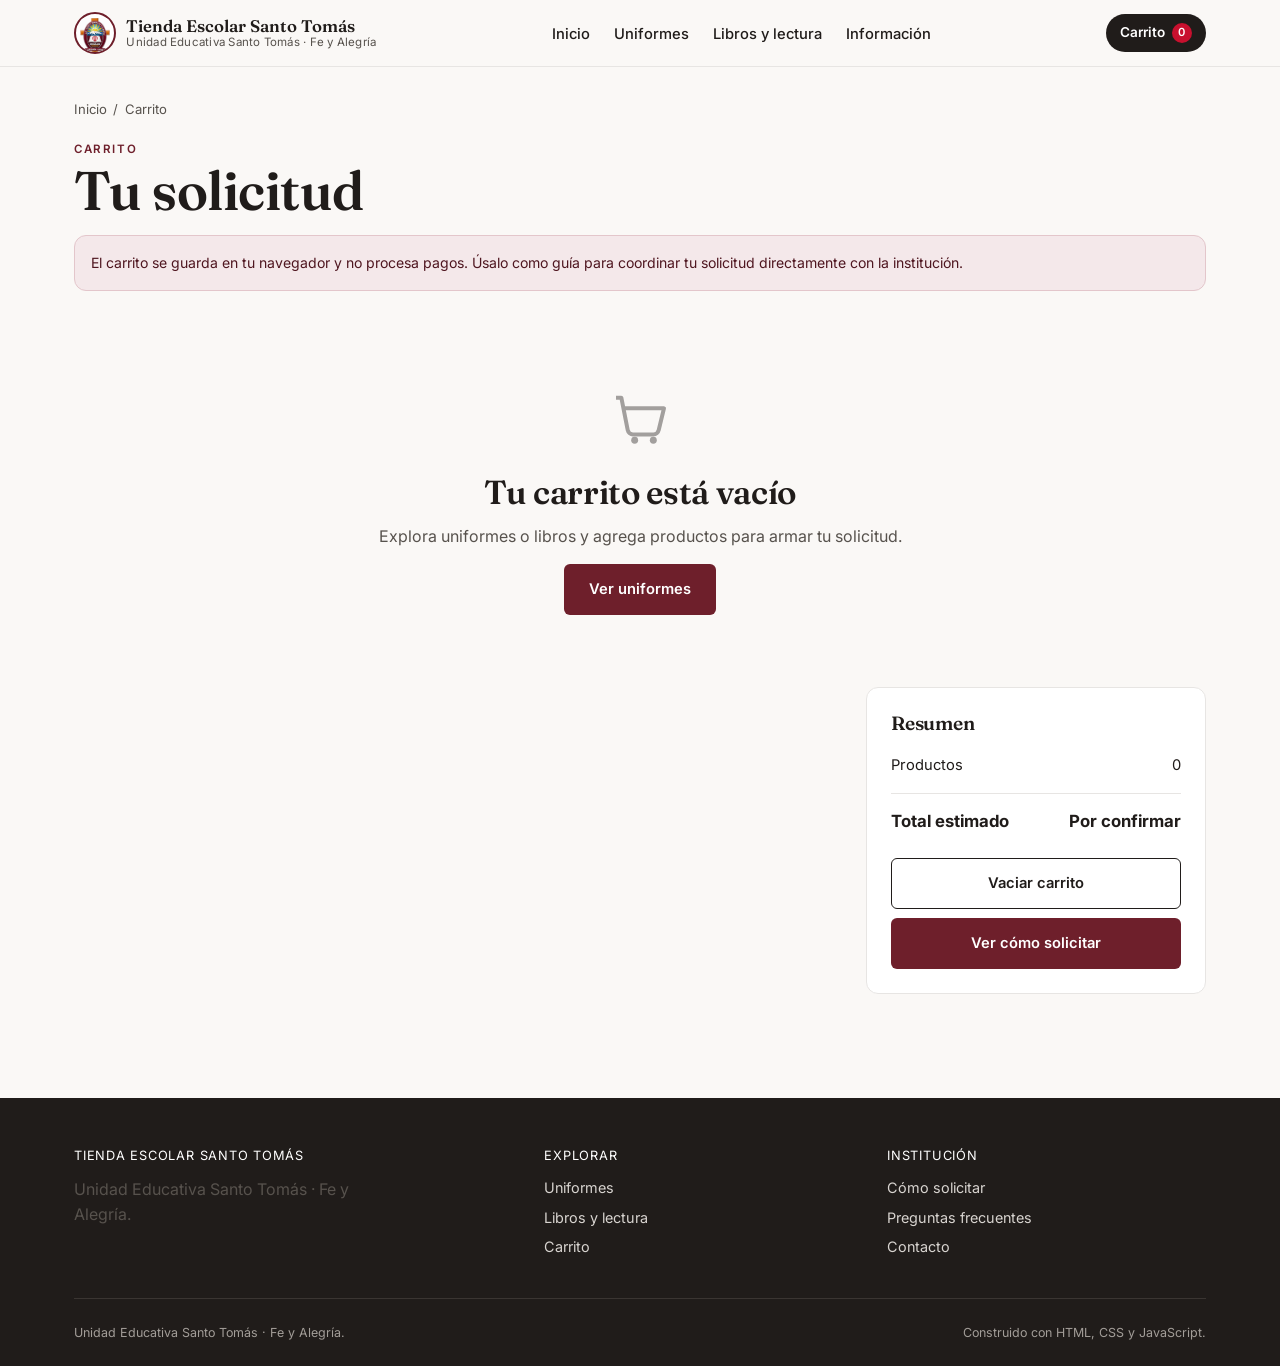
<file: carrito.html>
<!DOCTYPE html>
<html lang="es">

<head>
  <meta charset="UTF-8">
  <meta name="viewport" content="width=device-width, initial-scale=1.0">
  <title>Carrito · Tienda Escolar Santo Tomás</title>
  <meta name="description" content="Tu carrito en la Tienda Escolar Santo Tomás.">
  <link rel="stylesheet" href="css/base.css">
  <link rel="stylesheet" href="css/components.css">
  <link rel="stylesheet" href="css/pages.css">
</head>

<body>
  <a class="salto-enlace" href="#contenido-principal">Saltar al contenido principal</a>

  <header class="encabezado">
    <div class="contenedor nav-principal">
      <a class="marca" href="index.html">
        <span class="marca__sello"><img src="assets/logo/logo-santo-tomas.png"
            alt="Escudo Unidad Educativa Santo Tomás"></span>
        <span class="marca__texto">
          <span class="marca__nombre">Tienda Escolar Santo Tomás</span>
          <span class="marca__institucion">Unidad Educativa Santo Tomás · Fe y Alegría</span>
        </span>
      </a>
      <nav aria-label="Navegación principal">
        <ul class="lista-nav">
          <li><a href="index.html">Inicio</a></li>
          <li><a href="uniformes.html">Uniformes</a></li>
          <li><a href="libros-y-lectura.html">Libros y lectura</a></li>
          <li><a href="informacion.html">Información</a></li>
        </ul>
      </nav>
      <div class="acciones-nav">
        <a class="boton-carrito" href="carrito.html" aria-current="page" aria-label="Carrito de compras, 0 productos">
          Carrito <span class="boton-carrito__contador">0</span>
        </a>
        <button class="boton-menu-movil" aria-label="Abrir menú" aria-expanded="false">
          <span class="boton-menu-movil__icono" aria-hidden="true">☰</span>
        </button>
      </div>
    </div>
  </header>
  <div class="superposicion-menu"></div>

  <main id="contenido-principal">
    <section class="seccion seccion--ajustada">
      <div class="contenedor">
        <p class="migas"><a href="index.html">Inicio</a> / <span>Carrito</span></p>
        <span class="eyebrow">Carrito</span>
        <h1>Tu solicitud</h1>

        <div class="aviso" style="margin-bottom:1.5rem">
          El carrito se guarda en tu navegador y no procesa pagos. Úsalo como guía para coordinar tu
          solicitud directamente con la institución.
        </div>

        <div id="carrito-vacio" class="carrito-vacio" hidden>
          <svg viewBox="0 0 24 24" fill="none" xmlns="http://www.w3.org/2000/svg" aria-hidden="true">
            <path d="M3 4h2l2.4 12.2a2 2 0 0 0 2 1.6h7.6a2 2 0 0 0 2-1.6L21 8H6" stroke="currentColor"
              stroke-width="1.5" stroke-linejoin="round" />
            <circle cx="10" cy="20" r="1.3" fill="currentColor" />
            <circle cx="17" cy="20" r="1.3" fill="currentColor" />
          </svg>
          <h2>Tu carrito está vacío</h2>
          <p>Explora uniformes o libros y agrega productos para armar tu solicitud.</p>
          <a class="boton boton--primario" href="uniformes.html">Ver uniformes</a>
        </div>

        <div id="carrito-con-productos" class="disposicion-carrito" hidden>
          <div>
            <div id="lineas-carrito"></div>
          </div>
          <aside class="resumen-carrito" aria-label="Resumen del carrito">
            <h3 style="margin-top:0">Resumen</h3>
            <div class="resumen-carrito__linea">
              <span>Productos</span>
              <span id="resumen-conteo">0</span>
            </div>
            <div class="resumen-carrito__linea resumen-carrito__linea--total">
              <span>Total estimado</span>
              <span id="resumen-total">Por confirmar</span>
            </div>
            <p id="resumen-aviso-pendiente" class="solo-lectura-pantalla" hidden>
              Uno o más productos tienen precio por confirmar.
            </p>
            <button class="boton boton--secundario boton--bloque" id="vaciar-carrito" style="margin-top:1rem">Vaciar
              carrito</button>
            <a class="boton boton--primario boton--bloque" href="informacion.html" style="margin-top:.6rem">Ver cómo
              solicitar</a>
          </aside>
        </div>
      </div>
    </section>
  </main>

  <footer class="pie-pagina">
    <div class="contenedor">
      <div class="pie-pagina__rejilla pie-pagina__rejilla--tres">
        <div>
          <p class="pie-pagina__titulo">Tienda Escolar Santo Tomás</p>
          <p style="max-width:32ch">Unidad Educativa Santo Tomás · Fe y Alegría.</p>
        </div>
        <div>
          <p class="pie-pagina__titulo">Explorar</p>
          <ul class="pie-pagina__lista">
            <li><a href="uniformes.html">Uniformes</a></li>
            <li><a href="libros-y-lectura.html">Libros y lectura</a></li>
            <li><a href="carrito.html">Carrito</a></li>
          </ul>
        </div>
        <div>
          <p class="pie-pagina__titulo">Institución</p>
          <ul class="pie-pagina__lista">
            <li><a href="informacion.html">Cómo solicitar</a></li>
            <li><a href="informacion.html#preguntas-frecuentes">Preguntas frecuentes</a></li>
            <li><a href="informacion.html#contacto">Contacto</a></li>
          </ul>
        </div>
      </div>
      <div class="pie-pagina__base">
        <span>Unidad Educativa Santo Tomás · Fe y Alegría.</span>
        <span>Construido con HTML, CSS y JavaScript.</span>
      </div>
    </div>
  </footer>

  <script src="js/ui.js"></script>
  <script src="js/app.js"></script>
  <script src="js/cart.js"></script>
</body>

</html>
</file>
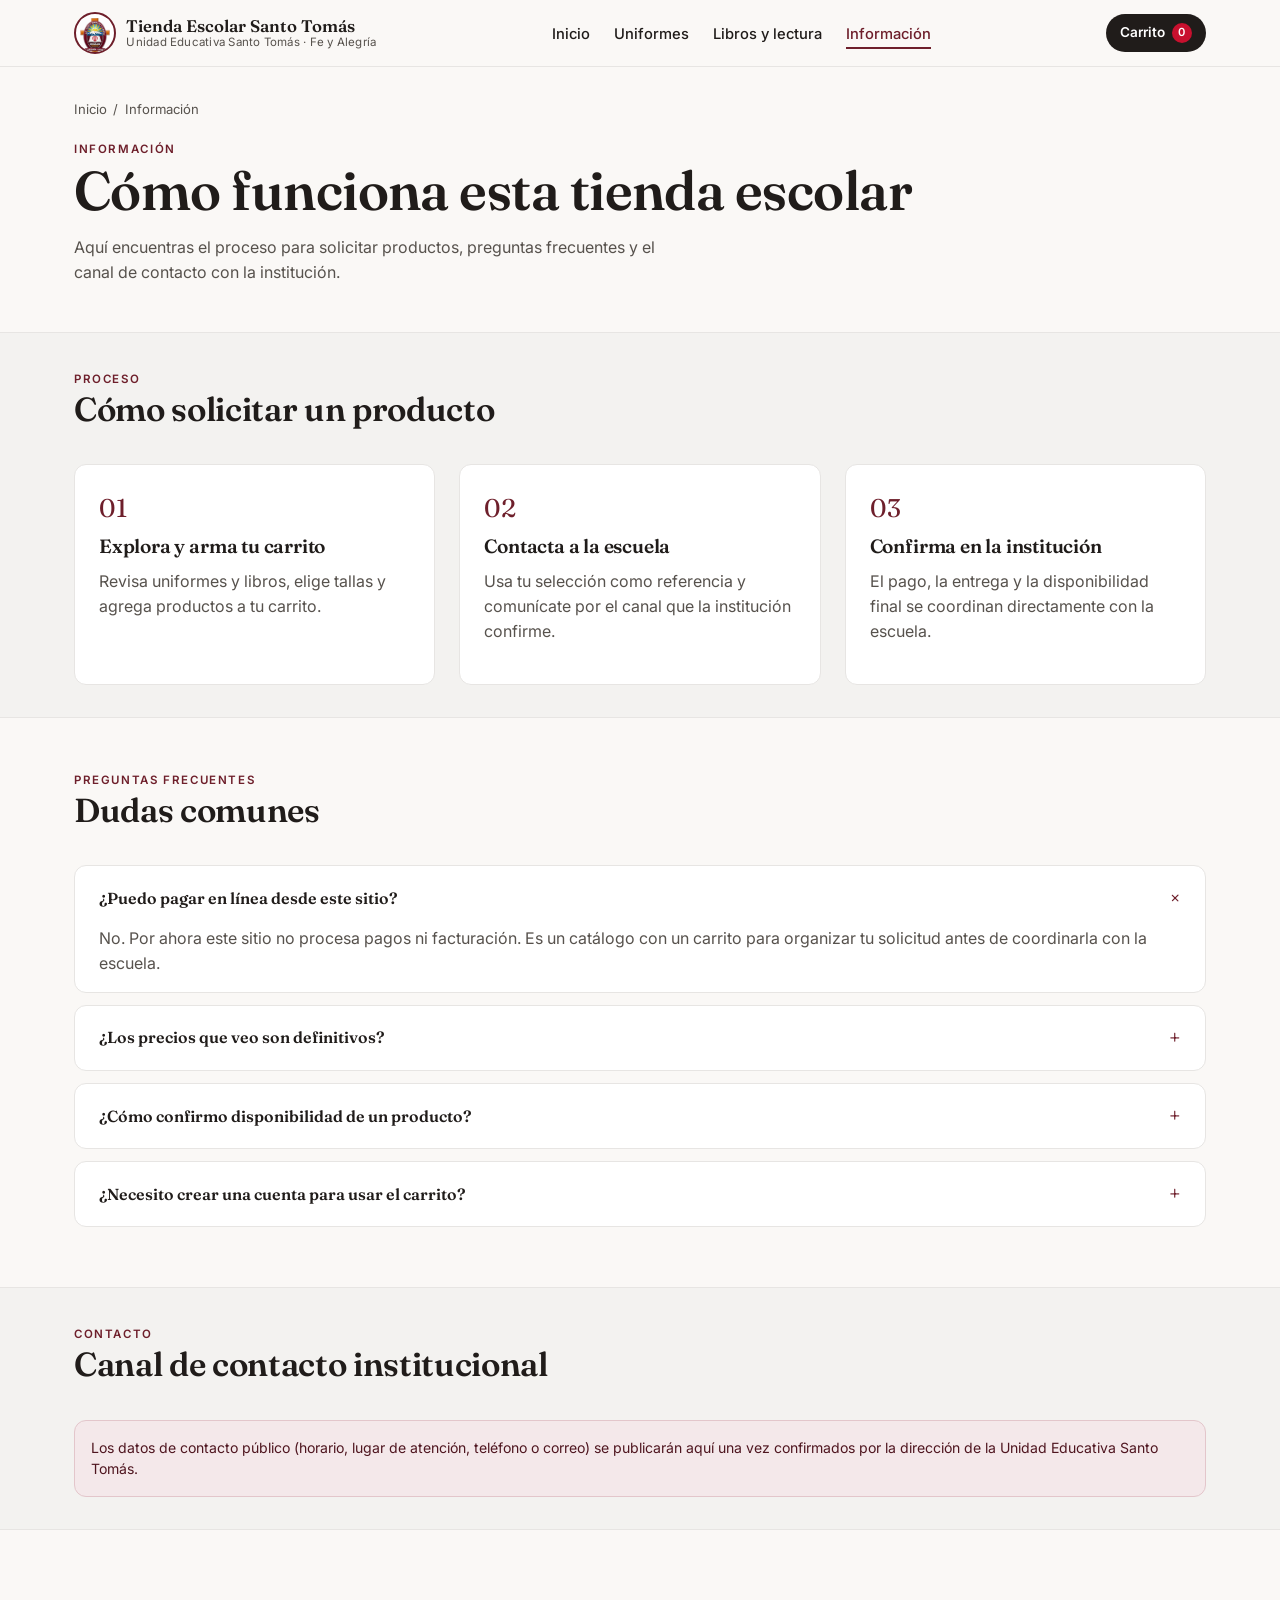
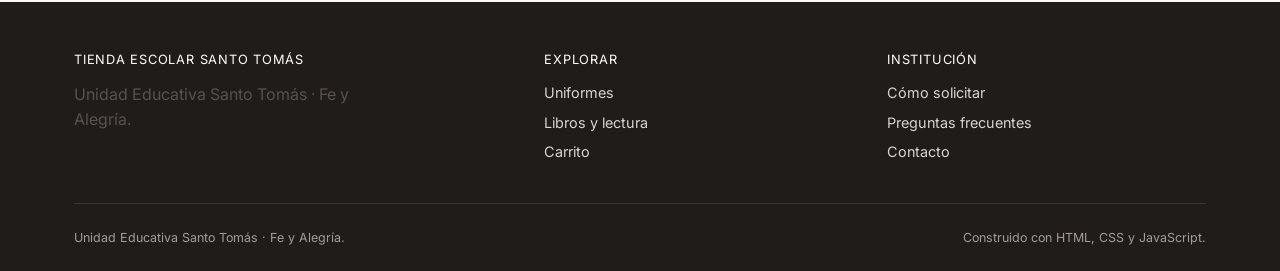
<file: informacion.html>
<!DOCTYPE html>
<html lang="es">

<head>
  <meta charset="UTF-8">
  <meta name="viewport" content="width=device-width, initial-scale=1.0">
  <title>Información · Tienda Escolar Santo Tomás</title>
  <meta name="description"
    content="Cómo solicitar productos, preguntas frecuentes y contacto de la Tienda Escolar Santo Tomás.">
  <link rel="stylesheet" href="css/base.css">
  <link rel="stylesheet" href="css/components.css">
  <link rel="stylesheet" href="css/pages.css">
</head>

<body>
  <a class="salto-enlace" href="#contenido-principal">Saltar al contenido principal</a>

  <header class="encabezado">
    <div class="contenedor nav-principal">
      <a class="marca" href="index.html">
        <span class="marca__sello"><img src="assets/logo/logo-santo-tomas.png"
            alt="Escudo Unidad Educativa Santo Tomás"></span>
        <span class="marca__texto">
          <span class="marca__nombre">Tienda Escolar Santo Tomás</span>
          <span class="marca__institucion">Unidad Educativa Santo Tomás · Fe y Alegría</span>
        </span>
      </a>
      <nav aria-label="Navegación principal">
        <ul class="lista-nav">
          <li><a href="index.html">Inicio</a></li>
          <li><a href="uniformes.html">Uniformes</a></li>
          <li><a href="libros-y-lectura.html">Libros y lectura</a></li>
          <li><a href="informacion.html">Información</a></li>
        </ul>
      </nav>
      <div class="acciones-nav">
        <a class="boton-carrito" href="carrito.html" aria-label="Carrito de compras, 0 productos">
          Carrito <span class="boton-carrito__contador">0</span>
        </a>
        <button class="boton-menu-movil" aria-label="Abrir menú" aria-expanded="false">
          <span class="boton-menu-movil__icono" aria-hidden="true">☰</span>
        </button>
      </div>
    </div>
  </header>
  <div class="superposicion-menu"></div>

  <main id="contenido-principal">
    <section class="seccion seccion--ajustada">
      <div class="contenedor">
        <p class="migas"><a href="index.html">Inicio</a> / <span>Información</span></p>
        <span class="eyebrow">Información</span>
        <h1>Cómo funciona esta tienda escolar</h1>
        <p style="max-width:62ch">
          Aquí encuentras el proceso para solicitar productos, preguntas frecuentes y el canal de contacto
          con la institución.
        </p>
      </div>
    </section>

    <section class="seccion seccion--ajustada franja-plomo">
      <div class="contenedor">
        <div class="encabezado-seccion">
          <div>
            <span class="eyebrow">Proceso</span>
            <h2>Cómo solicitar un producto</h2>
          </div>
        </div>
        <div class="rejilla-tres">
          <div class="tarjeta">
            <div class="paso-proceso__numero">01</div>
            <h3>Explora y arma tu carrito</h3>
            <p>Revisa uniformes y libros, elige tallas y agrega productos a tu carrito.</p>
          </div>
          <div class="tarjeta">
            <div class="paso-proceso__numero">02</div>
            <h3>Contacta a la escuela</h3>
            <p>Usa tu selección como referencia y comunícate por el canal que la institución confirme.</p>
          </div>
          <div class="tarjeta">
            <div class="paso-proceso__numero">03</div>
            <h3>Confirma en la institución</h3>
            <p>El pago, la entrega y la disponibilidad final se coordinan directamente con la escuela.</p>
          </div>
        </div>
      </div>
    </section>

    <section class="seccion" id="preguntas-frecuentes">
      <div class="contenedor">
        <div class="encabezado-seccion">
          <div>
            <span class="eyebrow">Preguntas frecuentes</span>
            <h2>Dudas comunes</h2>
          </div>
        </div>

        <details class="detalle-faq" open>
          <summary>¿Puedo pagar en línea desde este sitio?</summary>
          <p>No. Por ahora este sitio no procesa pagos ni facturación. Es un catálogo con un carrito para
            organizar tu solicitud antes de coordinarla con la escuela.</p>
        </details>
        <details class="detalle-faq">
          <summary>¿Los precios que veo son definitivos?</summary>
          <p>Algunos precios aún están por confirmar. Se actualizan a medida que la institución valida cada
            producto.</p>
        </details>
        <details class="detalle-faq">
          <summary>¿Cómo confirmo disponibilidad de un producto?</summary>
          <p>La disponibilidad se confirma directamente con la escuela al momento de tu solicitud.</p>
        </details>
        <details class="detalle-faq">
          <summary>¿Necesito crear una cuenta para usar el carrito?</summary>
          <p>No. El carrito se guarda únicamente en tu navegador; no hay registro de usuarios.</p>
        </details>
      </div>
    </section>

    <section class="seccion seccion--ajustada franja-plomo" id="contacto">
      <div class="contenedor">
        <div class="encabezado-seccion">
          <div>
            <span class="eyebrow">Contacto</span>
            <h2>Canal de contacto institucional</h2>
          </div>
        </div>
        <div class="aviso">
          Los datos de contacto público (horario, lugar de atención, teléfono o correo) se publicarán aquí una
          vez confirmados por la dirección de la Unidad Educativa Santo Tomás.
        </div>
      </div>
    </section>
  </main>

  <footer class="pie-pagina">
    <div class="contenedor">
      <div class="pie-pagina__rejilla pie-pagina__rejilla--tres">
        <div>
          <p class="pie-pagina__titulo">Tienda Escolar Santo Tomás</p>
          <p style="max-width:32ch">Unidad Educativa Santo Tomás · Fe y Alegría.</p>
        </div>
        <div>
          <p class="pie-pagina__titulo">Explorar</p>
          <ul class="pie-pagina__lista">
            <li><a href="uniformes.html">Uniformes</a></li>
            <li><a href="libros-y-lectura.html">Libros y lectura</a></li>
            <li><a href="carrito.html">Carrito</a></li>
          </ul>
        </div>
        <div>
          <p class="pie-pagina__titulo">Institución</p>
          <ul class="pie-pagina__lista">
            <li><a href="informacion.html">Cómo solicitar</a></li>
            <li><a href="informacion.html#preguntas-frecuentes">Preguntas frecuentes</a></li>
            <li><a href="informacion.html#contacto">Contacto</a></li>
          </ul>
        </div>
      </div>
      <div class="pie-pagina__base">
        <span>Unidad Educativa Santo Tomás · Fe y Alegría.</span>
        <span>Construido con HTML, CSS y JavaScript.</span>
      </div>
    </div>
  </footer>

  <script src="js/ui.js"></script>
  <script src="js/app.js"></script>
  <script src="js/cart.js"></script>
</body>

</html>
</file>
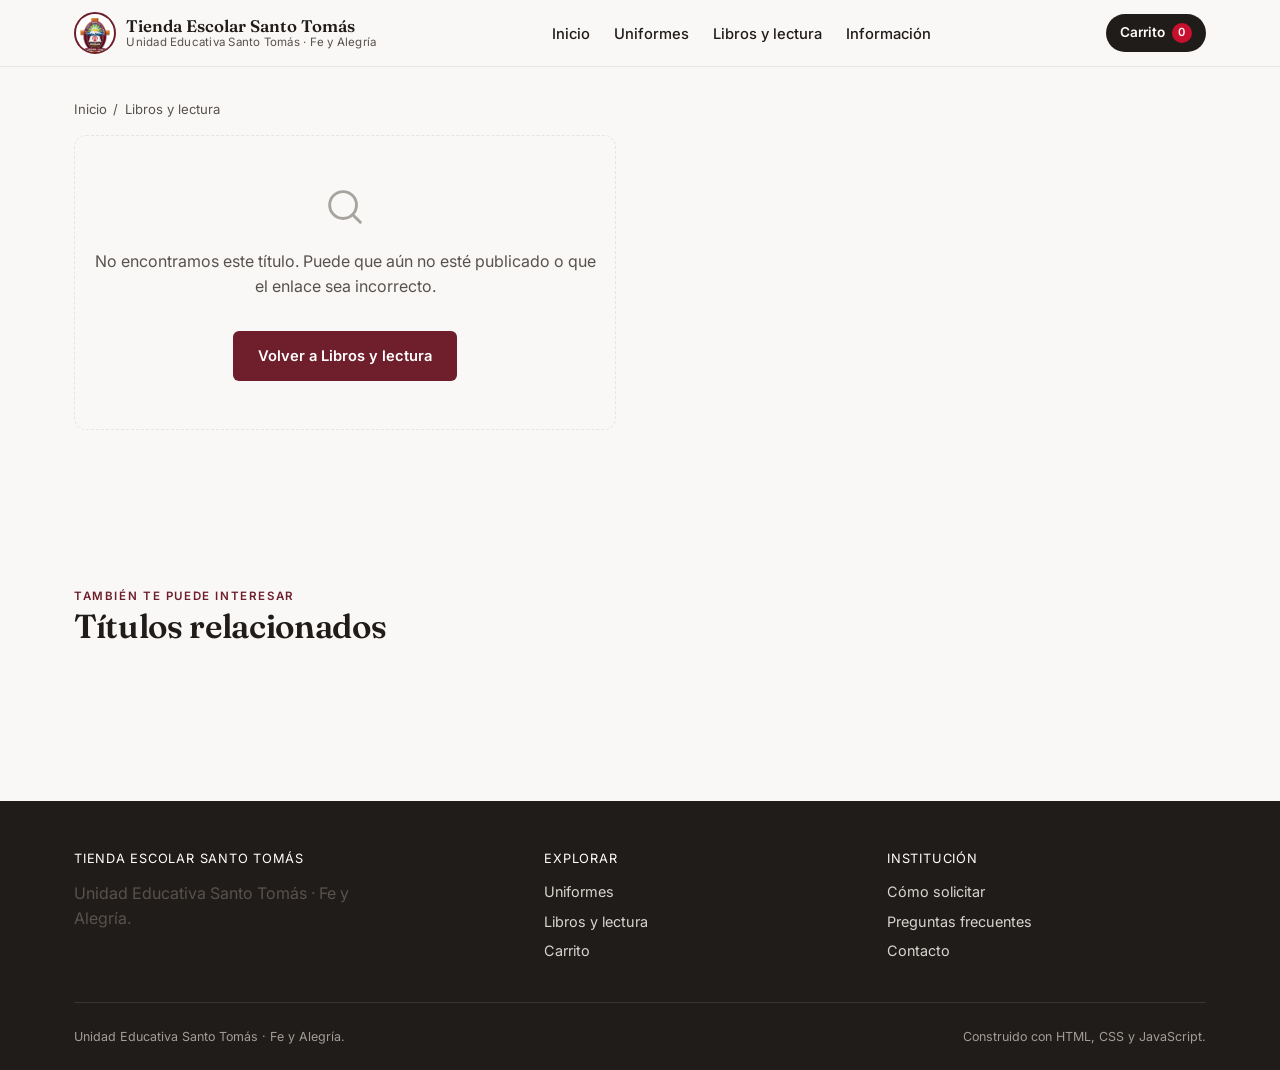
<file: producto.html>
<!DOCTYPE html>
<html lang="es">

<head>
  <meta charset="UTF-8">
  <meta name="viewport" content="width=device-width, initial-scale=1.0">
  <title>Producto · Tienda Escolar Santo Tomás</title>
  <meta name="description" content="Detalle de título del catálogo de libros de la Unidad Educativa Santo Tomás.">
  <link rel="stylesheet" href="css/base.css">
  <link rel="stylesheet" href="css/components.css">
  <link rel="stylesheet" href="css/pages.css">
</head>

<body>
  <a class="salto-enlace" href="#contenido-principal">Saltar al contenido principal</a>

  <header class="encabezado">
    <div class="contenedor nav-principal">
      <a class="marca" href="index.html">
        <span class="marca__sello"><img src="assets/logo/logo-santo-tomas.png"
            alt="Escudo Unidad Educativa Santo Tomás"></span>
        <span class="marca__texto">
          <span class="marca__nombre">Tienda Escolar Santo Tomás</span>
          <span class="marca__institucion">Unidad Educativa Santo Tomás · Fe y Alegría</span>
        </span>
      </a>
      <nav aria-label="Navegación principal">
        <ul class="lista-nav">
          <li><a href="index.html">Inicio</a></li>
          <li><a href="uniformes.html">Uniformes</a></li>
          <li><a href="libros-y-lectura.html">Libros y lectura</a></li>
          <li><a href="informacion.html">Información</a></li>
        </ul>
      </nav>
      <div class="acciones-nav">
        <a class="boton-carrito" href="carrito.html" aria-label="Carrito de compras, 0 productos">
          Carrito <span class="boton-carrito__contador">0</span>
        </a>
        <button class="boton-menu-movil" aria-label="Abrir menú" aria-expanded="false">
          <span class="boton-menu-movil__icono" aria-hidden="true">☰</span>
        </button>
      </div>
    </div>
  </header>
  <div class="superposicion-menu"></div>

  <main id="contenido-principal">
    <section class="seccion seccion--ajustada">
      <div class="contenedor">
        <p class="migas" id="migas-producto">
          <a href="index.html">Inicio</a> / <a href="libros-y-lectura.html">Libros y lectura</a>
        </p>

        <div class="disposicion-producto" id="detalle-producto">
          <p>Cargando…</p>
        </div>
      </div>
    </section>

    <section class="seccion" id="seccion-relacionados">
      <div class="contenedor productos-relacionados">
        <div class="encabezado-seccion">
          <div>
            <span class="eyebrow">También te puede interesar</span>
            <h2>Títulos relacionados</h2>
          </div>
        </div>
        <div class="rejilla-productos" id="productos-relacionados"></div>
      </div>
    </section>
  </main>

  <footer class="pie-pagina">
    <div class="contenedor">
      <div class="pie-pagina__rejilla pie-pagina__rejilla--tres">
        <div>
          <p class="pie-pagina__titulo">Tienda Escolar Santo Tomás</p>
          <p style="max-width:32ch">Unidad Educativa Santo Tomás · Fe y Alegría.</p>
        </div>
        <div>
          <p class="pie-pagina__titulo">Explorar</p>
          <ul class="pie-pagina__lista">
            <li><a href="uniformes.html">Uniformes</a></li>
            <li><a href="libros-y-lectura.html">Libros y lectura</a></li>
            <li><a href="carrito.html">Carrito</a></li>
          </ul>
        </div>
        <div>
          <p class="pie-pagina__titulo">Institución</p>
          <ul class="pie-pagina__lista">
            <li><a href="informacion.html">Cómo solicitar</a></li>
            <li><a href="informacion.html#preguntas-frecuentes">Preguntas frecuentes</a></li>
            <li><a href="informacion.html#contacto">Contacto</a></li>
          </ul>
        </div>
      </div>
      <div class="pie-pagina__base">
        <span>Unidad Educativa Santo Tomás · Fe y Alegría.</span>
        <span>Construido con HTML, CSS y JavaScript.</span>
      </div>
    </div>
  </footer>

  <script src="js/ui.js"></script>
  <script src="js/app.js"></script>
  <script src="js/cart.js"></script>
  <script src="js/books.js"></script>
  <script src="js/product.js"></script>
</body>

</html>
</file>
<file: css/base.css>
/* ============================================================
   TIENDA ESCOLAR SANTO TOMÁS — base.css
   Variables, tipografía y estilos globales.
   ============================================================ */

@import url("https://fonts.googleapis.com/css2?family=Fraunces:opsz,wght@9..144,400;9..144,500;9..144,600;9..144,700&family=Inter:wght@400;500;600;700&display=swap");

:root {
  /* --- Paleta institucional (uniforme Santo Tomás / Fe y Alegría) --- */
  --color-guinda: #6e1f2b;       /* chompa escolar — color principal */
  --color-guinda-dark: #4f1620;
  --color-guinda-tint: #f4e8ea;
  --color-rojo: #c8102e;         /* rojo institucional Fe y Alegría — acento controlado */
  --color-plomo: #6b7280;        /* camisa / pantalón / falda */
  --color-plomo-light: #e7e5e3;
  --color-plomo-soft: #f3f2f0;
  --color-white: #ffffff;
  --color-paper: #faf8f6;
  --color-ink: #201c1a;
  --color-ink-soft: #57524d;

  /* --- Tipografía --- */
  --font-display: "Fraunces", "Georgia", serif;
  --font-body: "Inter", -apple-system, BlinkMacSystemFont, "Segoe UI", sans-serif;

  /* --- Escala y espaciado --- */
  --radius-sm: 6px;
  --radius-md: 12px;
  --radius-lg: 20px;
  --space-1: 0.5rem;
  --space-2: 0.75rem;
  --space-3: 1rem;
  --space-4: 1.5rem;
  --space-5: 2rem;
  --space-6: 3rem;
  --space-7: 4.5rem;

  --shadow-sm: 0 1px 2px rgba(32, 28, 26, 0.06), 0 1px 1px rgba(32, 28, 26, 0.04);
  --shadow-md: 0 8px 24px rgba(32, 28, 26, 0.08);
  --shadow-lg: 0 20px 48px rgba(32, 28, 26, 0.14);

  --max-width: 1180px;
  --border-hairline: 1px solid var(--color-plomo-light);

  --focus-ring: 3px solid var(--color-rojo);
}

/* --- Reset básico --- */
*,
*::before,
*::after {
  box-sizing: border-box;
}

html {
  scroll-behavior: smooth;
}

@media (prefers-reduced-motion: reduce) {
  html {
    scroll-behavior: auto;
  }
  *,
  *::before,
  *::after {
    animation-duration: 0.001ms !important;
    animation-iteration-count: 1 !important;
    transition-duration: 0.001ms !important;
    scroll-behavior: auto !important;
  }
}

body {
  margin: 0;
  font-family: var(--font-body);
  color: var(--color-ink);
  background: var(--color-paper);
  line-height: 1.55;
  -webkit-font-smoothing: antialiased;
}

img {
  max-width: 100%;
  display: block;
}

a {
  color: inherit;
  text-decoration: none;
}

ul,
ol {
  margin: 0;
  padding: 0;
  list-style: none;
}

button {
  font: inherit;
  color: inherit;
  background: none;
  border: none;
  cursor: pointer;
}

input,
select,
textarea {
  font: inherit;
  color: inherit;
}

h1,
h2,
h3,
h4 {
  font-family: var(--font-display);
  font-weight: 600;
  line-height: 1.15;
  margin: 0 0 var(--space-2);
  letter-spacing: -0.01em;
}

h1 {
  font-size: clamp(2.1rem, 4.5vw, 3.4rem);
  font-optical-sizing: auto;
}

h2 {
  font-size: clamp(1.5rem, 2.6vw, 2.1rem);
}

h3 {
  font-size: 1.2rem;
}

p {
  margin: 0 0 var(--space-3);
  color: var(--color-ink-soft);
}

/* --- Foco visible accesible en toda la app --- */
:focus-visible {
  outline: var(--focus-ring);
  outline-offset: 3px;
  border-radius: 4px;
}

/* --- Utilidades de layout --- */
.contenedor {
  width: 100%;
  max-width: var(--max-width);
  margin-inline: auto;
  padding-inline: var(--space-4);
}

.solo-lectura-pantalla {
  position: absolute;
  width: 1px;
  height: 1px;
  overflow: hidden;
  clip: rect(0 0 0 0);
  white-space: nowrap;
}

.salto-enlace {
  position: absolute;
  left: -999px;
  top: auto;
  background: var(--color-ink);
  color: var(--color-white);
  padding: 0.75rem 1.25rem;
  border-radius: var(--radius-sm);
  z-index: 1000;
}

.salto-enlace:focus {
  left: var(--space-3);
  top: var(--space-3);
}

.eyebrow {
  font-family: var(--font-body);
  font-weight: 600;
  font-size: 0.72rem;
  letter-spacing: 0.14em;
  text-transform: uppercase;
  color: var(--color-guinda);
}

.seccion {
  padding-block: var(--space-6);
}

.seccion--ajustada {
  padding-block: var(--space-5);
}

.franja-plomo {
  background: var(--color-plomo-soft);
  border-top: var(--border-hairline);
  border-bottom: var(--border-hairline);
}

.franja-guinda {
  background: var(--color-guinda);
  color: var(--color-white);
}

.encabezado-seccion {
  display: flex;
  align-items: flex-end;
  justify-content: space-between;
  gap: var(--space-3);
  margin-bottom: var(--space-4);
  flex-wrap: wrap;
}

.encabezado-seccion p {
  margin: 0;
  max-width: 52ch;
}
</file>
<file: css/components.css>
/* ============================================================
   TIENDA ESCOLAR SANTO TOMÁS — components.css
   Tarjetas, botones, filtros, formularios, navegación.
   ============================================================ */

/* ---------- Encabezado / navegación ---------- */
.encabezado {
  position: sticky;
  top: 0;
  z-index: 40;
  background: rgba(250, 248, 246, 0.92);
  backdrop-filter: blur(10px);
  border-bottom: var(--border-hairline);
}

.nav-principal {
  display: flex;
  align-items: center;
  justify-content: space-between;
  gap: var(--space-4);
  padding-block: var(--space-2);
}

.marca {
  display: flex;
  align-items: center;
  gap: 0.65rem;
}

.marca__sello {
  width: 42px;
  height: 42px;
  border-radius: 50%;
  border: 2px solid var(--color-guinda);
  display: grid;
  place-items: center;
  overflow: hidden;
  background: var(--color-white);
  flex-shrink: 0;
}

.marca__sello img {
  width: 100%;
  height: 100%;
  object-fit: contain;
  padding: 4px;
}

.marca__texto {
  display: flex;
  flex-direction: column;
  line-height: 1.1;
}

.marca__nombre {
  font-family: var(--font-display);
  font-weight: 600;
  font-size: 1.05rem;
}

.marca__institucion {
  font-size: 0.72rem;
  color: var(--color-ink-soft);
  letter-spacing: 0.02em;
}

.lista-nav {
  display: flex;
  align-items: center;
  gap: var(--space-4);
}

.lista-nav a {
  font-size: 0.92rem;
  font-weight: 500;
  color: var(--color-ink);
  padding-block: 0.3rem;
  border-bottom: 2px solid transparent;
  transition: border-color 0.15s ease, color 0.15s ease;
}

.lista-nav a:hover,
.lista-nav a[aria-current="page"] {
  color: var(--color-guinda);
  border-color: var(--color-guinda);
}

.acciones-nav {
  display: flex;
  align-items: center;
  gap: var(--space-2);
}

.boton-menu-movil {
  display: none;
  padding: 0.5rem;
  border-radius: var(--radius-sm);
}

.boton-menu-movil:hover {
  background: var(--color-plomo-soft);
}

.boton-carrito {
  position: relative;
  display: inline-flex;
  align-items: center;
  gap: 0.4rem;
  padding: 0.55rem 0.9rem;
  border-radius: 999px;
  background: var(--color-ink);
  color: var(--color-white);
  font-size: 0.85rem;
  font-weight: 600;
  transition: transform 0.15s ease, background 0.15s ease;
}

.boton-carrito:hover {
  background: var(--color-guinda);
  transform: translateY(-1px);
}

.boton-carrito__contador {
  background: var(--color-rojo);
  color: var(--color-white);
  border-radius: 999px;
  min-width: 20px;
  height: 20px;
  display: inline-grid;
  place-items: center;
  font-size: 0.7rem;
  padding-inline: 0.3rem;
}

/* ---------- Botones ---------- */
.boton {
  display: inline-flex;
  align-items: center;
  justify-content: center;
  gap: 0.5rem;
  padding: 0.8rem 1.5rem;
  border-radius: var(--radius-sm);
  font-weight: 600;
  font-size: 0.92rem;
  transition: transform 0.15s ease, box-shadow 0.15s ease, background 0.15s ease, color 0.15s ease;
  border: 1.5px solid transparent;
  cursor: pointer;
}

.boton--primario {
  background: var(--color-guinda);
  color: var(--color-white);
}

.boton--primario:hover {
  background: var(--color-guinda-dark);
  box-shadow: var(--shadow-md);
  transform: translateY(-1px);
}

.boton--secundario {
  background: transparent;
  border-color: var(--color-ink);
  color: var(--color-ink);
}

.boton--secundario:hover {
  background: var(--color-ink);
  color: var(--color-white);
}

.boton--fantasma {
  background: transparent;
  color: var(--color-guinda);
  padding-inline: 0.25rem;
}

.boton--fantasma:hover {
  text-decoration: underline;
}

.boton--bloque {
  width: 100%;
}

.boton:disabled {
  opacity: 0.5;
  cursor: not-allowed;
  transform: none !important;
}

/* ---------- Insignias / badges ---------- */
.insignia {
  display: inline-flex;
  align-items: center;
  gap: 0.3rem;
  font-size: 0.7rem;
  font-weight: 600;
  letter-spacing: 0.03em;
  text-transform: uppercase;
  padding: 0.25rem 0.55rem;
  border-radius: 999px;
  background: var(--color-plomo-soft);
  color: var(--color-ink-soft);
}

.insignia--pendiente {
  background: #fbe9d0;
  color: #7a5310;
}

.insignia--demo {
  background: var(--color-guinda-tint);
  color: var(--color-guinda);
}

/* ---------- Tarjeta de producto (motivo: etiqueta de prenda) ---------- */
.rejilla-productos {
  display: grid;
  grid-template-columns: repeat(auto-fill, minmax(230px, 1fr));
  gap: var(--space-4);
}

.tarjeta-producto {
  background: var(--color-white);
  border: var(--border-hairline);
  border-radius: var(--radius-md);
  overflow: hidden;
  display: flex;
  flex-direction: column;
  transition: box-shadow 0.2s ease, transform 0.2s ease, border-color 0.2s ease;
  position: relative;
}

.tarjeta-producto:hover {
  box-shadow: var(--shadow-md);
  transform: translateY(-3px);
  border-color: var(--color-guinda);
}

.tarjeta-producto__medio {
  aspect-ratio: 4 / 3;
  background: var(--color-plomo-soft);
  position: relative;
  overflow: hidden;
  display: flex;
  align-items: center;
  justify-content: center;
  padding: 0.5rem;
}

.tarjeta-producto__medio img {
  width: 100%;
  height: 100%;
  object-fit: contain;
  object-position: center;
}

.tarjeta-producto__categoria {
  position: absolute;
  top: 0.6rem;
  left: 0.6rem;
}

.tarjeta-producto__cuerpo {
  padding: var(--space-3);
  display: flex;
  flex-direction: column;
  gap: 0.35rem;
  flex: 1;
}

.tarjeta-producto__subcategoria {
  font-size: 0.72rem;
  color: var(--color-ink-soft);
  text-transform: uppercase;
  letter-spacing: 0.05em;
}

.tarjeta-producto__nombre {
  font-family: var(--font-display);
  font-size: 1.05rem;
  font-weight: 600;
  margin: 0;
}

.tarjeta-producto__pie {
  display: flex;
  align-items: center;
  justify-content: space-between;
  margin-top: auto;
  padding-top: 0.5rem;
}

.tarjeta-producto__precio {
  font-weight: 700;
  color: var(--color-ink);
}

.tarjeta-producto__precio--pendiente {
  font-weight: 500;
  font-size: 0.82rem;
  color: var(--color-ink-soft);
  font-style: italic;
}

/* Etiqueta tipo "etiqueta de tela" — elemento distintivo de la interfaz */
.etiqueta-tela {
  position: absolute;
  top: -6px;
  right: 14px;
  background: var(--color-guinda);
  color: var(--color-white);
  font-family: var(--font-body);
  font-weight: 700;
  font-size: 0.62rem;
  letter-spacing: 0.06em;
  text-transform: uppercase;
  padding: 0.3rem 0.55rem 0.35rem;
  border-radius: 0 0 6px 6px;
  box-shadow: var(--shadow-sm);
}

.etiqueta-tela::before {
  content: "";
  position: absolute;
  left: 6px;
  top: -5px;
  width: 6px;
  height: 6px;
  border-radius: 50%;
  background: var(--color-paper);
  border: 1px solid var(--color-guinda-dark);
}

/* ---------- Filtros / barra de búsqueda ---------- */
.barra-herramientas-catalogo {
  display: flex;
  align-items: center;
  gap: var(--space-2);
  flex-wrap: wrap;
  margin-bottom: var(--space-4);
}

.campo-busqueda {
  position: relative;
  flex: 1 1 260px;
}

.campo-busqueda input {
  width: 100%;
  padding: 0.75rem 1rem 0.75rem 2.6rem;
  border-radius: 999px;
  border: 1.5px solid var(--color-plomo-light);
  background: var(--color-white);
}

.campo-busqueda input:focus {
  border-color: var(--color-guinda);
}

.campo-busqueda__icono {
  position: absolute;
  left: 1rem;
  top: 50%;
  transform: translateY(-50%);
  color: var(--color-plomo);
  pointer-events: none;
}

.selector {
  padding: 0.7rem 1rem;
  border-radius: var(--radius-sm);
  border: 1.5px solid var(--color-plomo-light);
  background: var(--color-white);
}

.disposicion-catalogo {
  display: grid;
  grid-template-columns: 220px 1fr;
  gap: var(--space-5);
  align-items: start;
}

.panel-filtros {
  border: var(--border-hairline);
  border-radius: var(--radius-md);
  padding: var(--space-3);
  background: var(--color-white);
  position: sticky;
  top: 96px;
}

.panel-filtros h3 {
  font-size: 0.78rem;
  text-transform: uppercase;
  letter-spacing: 0.06em;
  font-family: var(--font-body);
  color: var(--color-ink-soft);
  margin-bottom: 0.6rem;
}

.grupo-filtro {
  margin-bottom: var(--space-3);
  padding-bottom: var(--space-3);
  border-bottom: var(--border-hairline);
}

.grupo-filtro:last-child {
  border-bottom: none;
}

.opcion-filtro {
  display: flex;
  align-items: center;
  gap: 0.5rem;
  padding: 0.3rem 0;
  font-size: 0.9rem;
  cursor: pointer;
}

.cierre-panel-filtros,
.boton-abrir-filtros {
  display: none;
}

/* ---------- Estado vacío ---------- */
.estado-vacio {
  text-align: center;
  padding: var(--space-6) var(--space-3);
  border: 1.5px dashed var(--color-plomo-light);
  border-radius: var(--radius-md);
  color: var(--color-ink-soft);
}

.estado-vacio svg {
  width: 46px;
  margin-bottom: var(--space-2);
  opacity: 0.5;
}

/* ---------- Migas de pan ---------- */
.migas {
  font-size: 0.82rem;
  color: var(--color-ink-soft);
  margin-bottom: var(--space-3);
  display: flex;
  gap: 0.4rem;
  flex-wrap: wrap;
}

.migas a:hover {
  color: var(--color-guinda);
  text-decoration: underline;
}

/* ---------- Alerta / aviso institucional ---------- */
.aviso {
  display: flex;
  gap: 0.75rem;
  align-items: flex-start;
  background: var(--color-guinda-tint);
  border: 1px solid #e3c6cb;
  color: var(--color-guinda-dark);
  padding: var(--space-3);
  border-radius: var(--radius-md);
  font-size: 0.88rem;
}

.aviso svg {
  flex-shrink: 0;
  width: 20px;
  margin-top: 0.1rem;
}

/* ---------- Ficha rápida (elemento distintivo del hero: tarjeta tipo etiqueta de prenda) ---------- */
.ficha-rapida {
  background: var(--color-white);
  border: 1.5px solid var(--color-plomo-light);
  border-radius: var(--radius-lg);
  padding: var(--space-4);
  box-shadow: var(--shadow-lg);
  position: relative;
  max-width: 340px;
}

.ficha-rapida::before {
  content: "";
  position: absolute;
  inset: 10px;
  border: 1px dashed var(--color-plomo-light);
  border-radius: calc(var(--radius-lg) - 8px);
  pointer-events: none;
}

.ficha-rapida__cabecera {
  display: flex;
  align-items: center;
  gap: 0.75rem;
  padding-bottom: var(--space-3);
  margin-bottom: var(--space-3);
  border-bottom: 1px dashed var(--color-plomo-light);
}

.ficha-rapida__linea {
  display: flex;
  justify-content: space-between;
  padding-block: 0.4rem;
  font-size: 0.85rem;
  border-bottom: 1px solid var(--color-plomo-soft);
}

.ficha-rapida__linea:last-child {
  border-bottom: none;
}

.ficha-rapida__etiqueta {
  color: var(--color-ink-soft);
}

.ficha-rapida__valor {
  font-weight: 600;
}

/* ---------- Pestañas (uniformes: escolares / deportivos) ---------- */
.pestanas {
  display: inline-flex;
  gap: 0.35rem;
  padding: 0.3rem;
  background: var(--color-plomo-soft);
  border-radius: 999px;
  margin-bottom: var(--space-4);
}

.pestana {
  padding: 0.55rem 1.1rem;
  border-radius: 999px;
  font-weight: 600;
  font-size: 0.88rem;
  color: var(--color-ink-soft);
}

.pestana[aria-selected="true"] {
  background: var(--color-white);
  color: var(--color-guinda);
  box-shadow: var(--shadow-sm);
}

.selector--talla {
  width: 100%;
  margin-block: 0.5rem;
  padding: 0.55rem 0.8rem;
  font-size: 0.85rem;
}

/* ---------- Tarjetas de contenido genéricas ---------- */
.tarjeta {
  background: var(--color-white);
  border: var(--border-hairline);
  border-radius: var(--radius-md);
  padding: var(--space-4);
}

.rejilla-dos {
  display: grid;
  grid-template-columns: 1fr 1fr;
  gap: var(--space-4);
}

.rejilla-tres {
  display: grid;
  grid-template-columns: repeat(3, 1fr);
  gap: var(--space-4);
}

/* ---------- Formularios ---------- */
.campo {
  margin-bottom: var(--space-3);
}

.campo label {
  display: block;
  font-size: 0.85rem;
  font-weight: 600;
  margin-bottom: 0.35rem;
}

.campo input,
.campo select,
.campo textarea {
  width: 100%;
  padding: 0.7rem 0.9rem;
  border: 1.5px solid var(--color-plomo-light);
  border-radius: var(--radius-sm);
  background: var(--color-white);
}

.campo input:focus,
.campo select:focus,
.campo textarea:focus {
  border-color: var(--color-guinda);
}

/* ---------- Selector de variante ---------- */
.selector-variantes {
  display: flex;
  flex-wrap: wrap;
  gap: 0.5rem;
}

.chip-variante {
  padding: 0.5rem 0.9rem;
  border: 1.5px solid var(--color-plomo-light);
  border-radius: 999px;
  font-size: 0.85rem;
  font-weight: 600;
  background: var(--color-white);
}

.chip-variante[aria-pressed="true"] {
  border-color: var(--color-guinda);
  background: var(--color-guinda);
  color: var(--color-white);
}

/* ---------- Pie de página ---------- */
.pie-pagina {
  background: var(--color-ink);
  color: #d8d4d0;
  padding-block: var(--space-6) var(--space-4);
  margin-top: var(--space-7);
}

.pie-pagina a:hover {
  color: var(--color-white);
  text-decoration: underline;
}

.pie-pagina__rejilla {
  display: grid;
  grid-template-columns: 1.4fr 1fr 1fr 1fr;
  gap: var(--space-4);
  margin-bottom: var(--space-5);
}

.pie-pagina__rejilla--tres {
  grid-template-columns: 1.4fr 1fr 1fr;
}

.pie-pagina__titulo {
  color: var(--color-white);
  font-family: var(--font-body);
  font-size: 0.8rem;
  text-transform: uppercase;
  letter-spacing: 0.06em;
  margin-bottom: 0.75rem;
}

.pie-pagina__lista li {
  margin-bottom: 0.45rem;
  font-size: 0.9rem;
}

.pie-pagina__base {
  border-top: 1px solid #3a3532;
  padding-top: var(--space-4);
  font-size: 0.78rem;
  display: flex;
  justify-content: space-between;
  flex-wrap: wrap;
  gap: 0.5rem;
  color: #a29d98;
}

/* ---------- Anuncios accesibles (aria-live) ---------- */
.anunciador {
  position: fixed;
  bottom: var(--space-4);
  left: 50%;
  transform: translateX(-50%) translateY(120%);
  background: var(--color-ink);
  color: var(--color-white);
  padding: 0.8rem 1.4rem;
  border-radius: 999px;
  font-size: 0.88rem;
  box-shadow: var(--shadow-lg);
  z-index: 100;
  transition: transform 0.25s ease;
}

.anunciador--visible {
  transform: translateX(-50%) translateY(0);
}

/* ---------- Menú móvil ---------- */
.superposicion-menu {
  display: none;
}
</file>
<file: css/pages.css>
/* ============================================================
   TIENDA ESCOLAR SANTO TOMÁS — pages.css
   Estilos específicos por página + responsive.
   ============================================================ */

/* ---------- Hero (Inicio) ---------- */
.hero {
  padding-block: var(--space-6) var(--space-7);
  position: relative;
  overflow: hidden;
}

.hero::before {
  content: "";
  position: absolute;
  inset: 0;
  background:
    radial-gradient(60% 55% at 82% 10%, rgba(110, 31, 43, 0.07), transparent),
    repeating-linear-gradient(135deg, rgba(107, 114, 128, 0.05) 0 2px, transparent 2px 26px);
  z-index: -1;
}

.hero__grid {
  display: grid;
  grid-template-columns: 1.15fr 0.85fr;
  gap: var(--space-6);
  align-items: center;
}

.hero__eyebrow {
  display: inline-flex;
  align-items: center;
  gap: 0.4rem;
  margin-bottom: var(--space-3);
}

.hero__titulo {
  margin-bottom: var(--space-3);
}

.hero__titulo em {
  font-style: normal;
  color: var(--color-guinda);
}

.hero__texto {
  font-size: 1.05rem;
  max-width: 46ch;
  margin-bottom: var(--space-4);
}

.hero__acciones {
  display: flex;
  gap: var(--space-2);
  flex-wrap: wrap;
}

.hero__visual {
  display: flex;
  justify-content: center;
}

.hero__foto {
  width: 100%;
  max-width: 420px;
  aspect-ratio: 4 / 5;
  border-radius: var(--radius-lg);
  object-fit: cover;
  box-shadow: var(--shadow-lg);
  border: 1.5px solid var(--color-plomo-light);
  background: var(--color-plomo-soft);
}

/* ---------- Categorías destacadas ---------- */
.rejilla-categorias {
  display: grid;
  grid-template-columns: repeat(5, 1fr);
  gap: var(--space-3);
}

.tarjeta-categoria {
  background: var(--color-white);
  border: var(--border-hairline);
  border-radius: var(--radius-md);
  padding: var(--space-3);
  text-align: center;
  transition: border-color 0.15s ease, transform 0.15s ease;
}

.tarjeta-categoria:hover {
  border-color: var(--color-guinda);
  transform: translateY(-2px);
}

.tarjeta-categoria__icono {
  width: 100%;
  aspect-ratio: 1;
  margin-bottom: 0.7rem;
  border-radius: var(--radius-md);
  overflow: hidden;
  background: var(--color-plomo-soft);
}

.tarjeta-categoria__icono img {
  width: 100%;
  height: 100%;
  object-fit: cover;
}

.tarjeta-categoria__nombre {
  font-weight: 600;
  font-size: 0.92rem;
  font-family: var(--font-display);
}

/* ---------- Franja de proceso (cómo funciona) ---------- */
.pasos-proceso {
  display: grid;
  grid-template-columns: repeat(3, 1fr);
  gap: var(--space-4);
}

.paso-proceso__numero {
  font-family: var(--font-display);
  font-size: 1.6rem;
  color: var(--color-guinda);
  margin-bottom: 0.4rem;
}

/* ---------- Página de catálogo ---------- */
.resultado-conteo {
  color: var(--color-ink-soft);
  font-size: 0.88rem;
}

/* ---------- Página de producto ---------- */
.disposicion-producto {
  display: grid;
  grid-template-columns: 1fr 1fr;
  gap: var(--space-6);
  align-items: start;
}

.galeria-producto__principal {
  aspect-ratio: 1;
  background: var(--color-plomo-soft);
  border-radius: var(--radius-lg);
  overflow: hidden;
  margin-bottom: var(--space-2);
}

.galeria-producto__principal img {
  width: 100%;
  height: 100%;
  object-fit: cover;
}

.galeria-producto__miniaturas {
  display: flex;
  gap: 0.5rem;
}

.galeria-producto__miniaturas span {
  width: 56px;
  height: 56px;
  border-radius: var(--radius-sm);
  background: var(--color-plomo-soft);
  border: 1.5px solid var(--color-plomo-light);
}

.info-producto__categoria {
  color: var(--color-guinda);
  font-weight: 600;
  font-size: 0.85rem;
  text-transform: uppercase;
  letter-spacing: 0.04em;
}

.info-producto__precio {
  font-size: 1.6rem;
  font-weight: 700;
  margin-block: var(--space-2);
}

.info-producto__precio--pendiente {
  font-size: 1.05rem;
  font-style: italic;
  color: var(--color-ink-soft);
  font-weight: 500;
}

.info-producto__bloque {
  margin-block: var(--space-4);
  padding-top: var(--space-4);
  border-top: var(--border-hairline);
}

.info-producto__bloque h3 {
  font-size: 0.78rem;
  text-transform: uppercase;
  letter-spacing: 0.06em;
  font-family: var(--font-body);
  color: var(--color-ink-soft);
  margin-bottom: 0.7rem;
}

.selector-cantidad {
  display: inline-flex;
  align-items: center;
  border: 1.5px solid var(--color-plomo-light);
  border-radius: var(--radius-sm);
  overflow: hidden;
}

.selector-cantidad button {
  padding: 0.6rem 0.9rem;
  font-size: 1.1rem;
  font-weight: 700;
}

.selector-cantidad button:hover {
  background: var(--color-plomo-soft);
}

.selector-cantidad input {
  width: 44px;
  text-align: center;
  border: none;
  border-inline: 1.5px solid var(--color-plomo-light);
  padding: 0.6rem 0;
}

.acciones-producto {
  display: flex;
  gap: var(--space-2);
  align-items: center;
  margin-top: var(--space-4);
}

.productos-relacionados {
  margin-top: var(--space-7);
}

/* ---------- Página de carrito ---------- */
.disposicion-carrito {
  display: grid;
  grid-template-columns: 1fr 340px;
  gap: var(--space-5);
  align-items: start;
}

.fila-carrito {
  display: grid;
  grid-template-columns: 84px 1fr auto auto;
  gap: var(--space-3);
  align-items: center;
  padding: var(--space-3) 0;
  border-bottom: var(--border-hairline);
}

.fila-carrito__medio {
  width: 84px;
  height: 84px;
  border-radius: var(--radius-sm);
  background: var(--color-plomo-soft);
  overflow: hidden;
}

.fila-carrito__medio img {
  width: 100%;
  height: 100%;
  object-fit: cover;
}

.fila-carrito__nombre {
  font-weight: 600;
  font-family: var(--font-display);
}

.fila-carrito__meta {
  font-size: 0.82rem;
  color: var(--color-ink-soft);
}

.fila-carrito__quitar {
  color: var(--color-rojo);
  font-size: 0.82rem;
  font-weight: 600;
}

.fila-carrito__quitar:hover {
  text-decoration: underline;
}

.resumen-carrito {
  border: var(--border-hairline);
  border-radius: var(--radius-md);
  padding: var(--space-4);
  background: var(--color-white);
  position: sticky;
  top: 96px;
}

.resumen-carrito__linea {
  display: flex;
  justify-content: space-between;
  padding-block: 0.5rem;
  font-size: 0.92rem;
}

.resumen-carrito__linea--total {
  border-top: var(--border-hairline);
  margin-top: 0.5rem;
  padding-top: 0.9rem;
  font-weight: 700;
  font-size: 1.05rem;
}

.carrito-vacio {
  text-align: center;
  padding: var(--space-7) var(--space-3);
}

.carrito-vacio svg {
  width: 64px;
  margin-bottom: var(--space-3);
  opacity: 0.4;
}

/* ---------- FAQ / Información ---------- */
.detalle-faq {
  border: var(--border-hairline);
  border-radius: var(--radius-md);
  padding: var(--space-3) var(--space-4);
  margin-bottom: var(--space-2);
  background: var(--color-white);
}

.detalle-faq summary {
  cursor: pointer;
  font-weight: 600;
  font-family: var(--font-display);
  list-style: none;
  display: flex;
  justify-content: space-between;
  align-items: center;
  gap: var(--space-2);
}

.detalle-faq summary::-webkit-details-marker {
  display: none;
}

.detalle-faq summary::after {
  content: "+";
  font-size: 1.3rem;
  color: var(--color-guinda);
  transition: transform 0.2s ease;
}

.detalle-faq[open] summary::after {
  transform: rotate(45deg);
}

.detalle-faq p {
  margin-top: var(--space-2);
  margin-bottom: 0;
}

.tabla-info {
  width: 100%;
  border-collapse: collapse;
  font-size: 0.92rem;
}

.tabla-info th,
.tabla-info td {
  text-align: left;
  padding: 0.7rem;
  border-bottom: var(--border-hairline);
}

.tabla-info th {
  color: var(--color-ink-soft);
  font-weight: 600;
  font-size: 0.78rem;
  text-transform: uppercase;
  letter-spacing: 0.04em;
}

/* ============================================================
   RESPONSIVE — mobile-first overrides (desktop ya definido arriba)
   ============================================================ */

@media (max-width: 980px) {
  .disposicion-catalogo {
    grid-template-columns: 1fr;
  }

  .panel-filtros {
    position: fixed;
    inset: 0 15% 0 0;
    top: 0;
    height: 100%;
    z-index: 60;
    border-radius: 0;
    overflow-y: auto;
    transform: translateX(-105%);
    transition: transform 0.25s ease;
  }

  .panel-filtros.abierto {
    transform: translateX(0);
  }

  .superposicion-menu {
    display: none;
    position: fixed;
    inset: 0;
    background: rgba(32, 28, 26, 0.45);
    z-index: 55;
  }

  .superposicion-menu.visible {
    display: block;
  }

  .boton-abrir-filtros {
    display: inline-flex;
  }

  .cierre-panel-filtros {
    display: block;
    margin-bottom: var(--space-3);
  }

  .disposicion-producto,
  .disposicion-carrito,
  .rejilla-dos {
    grid-template-columns: 1fr;
  }

  .rejilla-tres {
    grid-template-columns: 1fr 1fr;
  }

  .pie-pagina__rejilla {
    grid-template-columns: 1fr 1fr;
  }

  .hero__grid {
    grid-template-columns: 1fr;
  }

  .hero__visual {
    order: -1;
  }

  .rejilla-categorias {
    grid-template-columns: repeat(3, 1fr);
  }

  .pasos-proceso {
    grid-template-columns: 1fr;
  }
}

@media (max-width: 720px) {
  .lista-nav {
    position: fixed;
    top: 0;
    right: 0;
    height: 100%;
    width: min(78vw, 320px);
    background: var(--color-white);
    flex-direction: column;
    align-items: flex-start;
    padding: 5rem var(--space-4) var(--space-4);
    gap: var(--space-3);
    box-shadow: var(--shadow-lg);
    transform: translateX(105%);
    transition: transform 0.25s ease;
    z-index: 70;
  }

  .lista-nav.abierta {
    transform: translateX(0);
  }

  .boton-menu-movil {
    display: inline-flex;
  }

  .rejilla-categorias {
    grid-template-columns: repeat(2, 1fr);
  }

  .rejilla-tres,
  .rejilla-productos {
    grid-template-columns: repeat(auto-fill, minmax(150px, 1fr));
  }

  .pie-pagina__rejilla {
    grid-template-columns: 1fr;
    gap: var(--space-4);
  }

  .fila-carrito {
    grid-template-columns: 60px 1fr;
    grid-template-areas:
      "medio nombre"
      "medio acciones";
  }

  .fila-carrito__medio {
    grid-area: medio;
    width: 60px;
    height: 60px;
  }

  .resumen-carrito {
    position: static;
  }
}

@media (max-width: 480px) {
  .rejilla-categorias {
    grid-template-columns: repeat(2, 1fr);
  }
}
</file>
